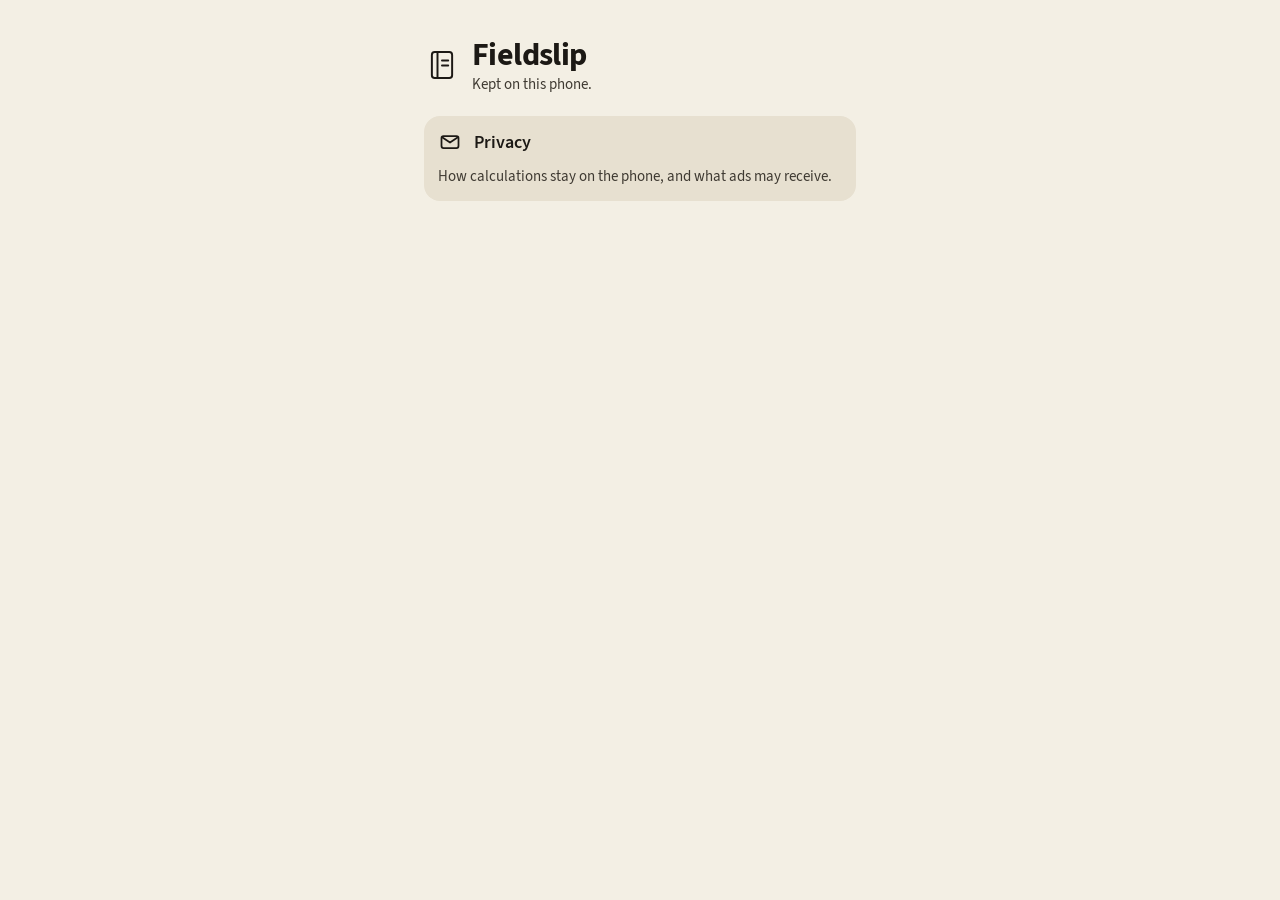
<file: index.html>
<!doctype html>
<html lang="en">
  <head>
    <meta charset="utf-8" />
    <meta name="viewport" content="width=device-width, initial-scale=1, viewport-fit=cover" />
    <meta name="theme-color" content="#F3EFE4" />
    <meta name="description" content="Fieldslip is a set of offline tools kept on your phone." />
    <title>Fieldslip</title>
    <link rel="icon" href="/favicon.png" />
    <link rel="stylesheet" href="/css/site.css" />
  </head>
  <body>
    <main class="column">
      <div class="lockup">
        <svg width="36" height="36" viewBox="0 0 32 32" aria-hidden="true">
          <rect x="7" y="4.5" width="18" height="23" rx="2.5" fill="none" stroke="#1C1915" stroke-width="1.75" />
          <line x1="12" y1="4.5" x2="12" y2="27.5" stroke="#1C1915" stroke-width="1.75" />
          <line x1="16" y1="12" x2="21.5" y2="12" stroke="#1C1915" stroke-width="1.75" stroke-linecap="round" />
          <line x1="16" y1="16.5" x2="21.5" y2="16.5" stroke="#1C1915" stroke-width="1.75" stroke-linecap="round" />
        </svg>
        <div>
          <h1 class="word">Fieldslip</h1>
          <p class="promise">Kept on this phone.</p>
        </div>
      </div>
      <a class="card" href="/privacy">
        <div class="card-head">
          <svg width="24" height="24" viewBox="0 0 24 24" aria-hidden="true">
            <rect x="3.5" y="6" width="17" height="12" rx="2" fill="none" stroke="#1C1915" stroke-width="1.75" stroke-linejoin="round" />
            <path d="M4.5 7.5 12 12.5l7.5-5" fill="none" stroke="#1C1915" stroke-width="1.75" stroke-linecap="round" stroke-linejoin="round" />
          </svg>
          <h2>Privacy</h2>
        </div>
        <p>How calculations stay on the phone, and what ads may receive.</p>
      </a>
    </main>
  </body>
</html>
</file>
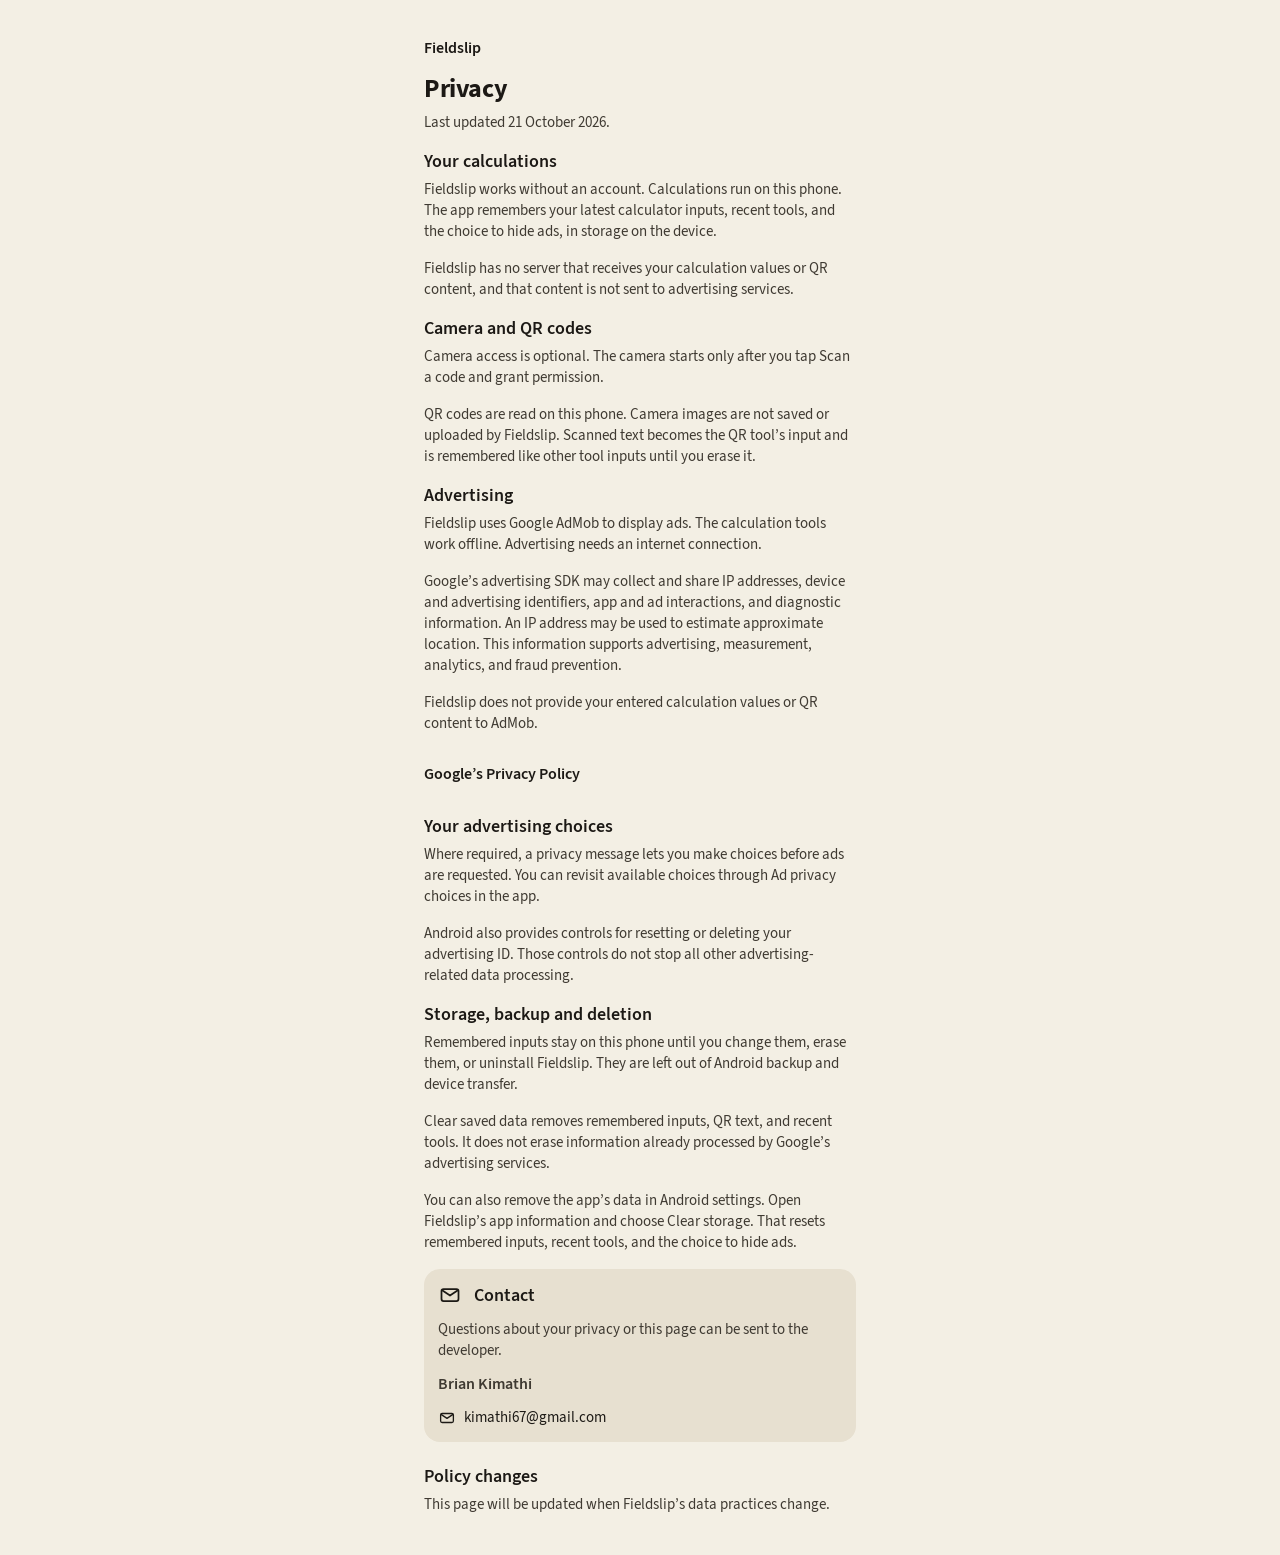
<file: privacy/index.html>
<!doctype html>
<html lang="en">
  <head>
    <meta charset="utf-8" />
    <meta name="viewport" content="width=device-width, initial-scale=1, viewport-fit=cover" />
    <meta name="theme-color" content="#F3EFE4" />
    <meta name="description" content="Privacy policy for Fieldslip. Contact kimathi67@gmail.com." />
    <title>Privacy — Fieldslip</title>
    <link rel="icon" href="/favicon.png" />
    <link rel="stylesheet" href="/css/site.css" />
  </head>
  <body>
    <main class="column">
      <a class="back" href="/">Fieldslip</a>
      <h1>Privacy</h1>
      <p class="date">Last updated 21 October 2026.</p>

      <section>
        <h2>Your calculations</h2>
        <p>
          Fieldslip works without an account. Calculations run on this phone. The app remembers your latest calculator
          inputs, recent tools, and the choice to hide ads, in storage on the device.
        </p>
        <p>
          Fieldslip has no server that receives your calculation values or QR content, and that content is not sent to
          advertising services.
        </p>
      </section>

      <section>
        <h2>Camera and QR codes</h2>
        <p>Camera access is optional. The camera starts only after you tap Scan a code and grant permission.</p>
        <p>
          QR codes are read on this phone. Camera images are not saved or uploaded by Fieldslip. Scanned text becomes
          the QR tool’s input and is remembered like other tool inputs until you erase it.
        </p>
      </section>

      <section>
        <h2>Advertising</h2>
        <p>
          Fieldslip uses Google AdMob to display ads. The calculation tools work offline. Advertising needs an internet
          connection.
        </p>
        <p>
          Google’s advertising SDK may collect and share IP addresses, device and advertising identifiers, app and ad
          interactions, and diagnostic information. An IP address may be used to estimate approximate location. This
          information supports advertising, measurement, analytics, and fraud prevention.
        </p>
        <p>Fieldslip does not provide your entered calculation values or QR content to AdMob.</p>
        <a class="text-link" href="https://policies.google.com/privacy">Google’s Privacy Policy</a>
      </section>

      <section>
        <h2>Your advertising choices</h2>
        <p>
          Where required, a privacy message lets you make choices before ads are requested. You can revisit available
          choices through Ad privacy choices in the app.
        </p>
        <p>
          Android also provides controls for resetting or deleting your advertising ID. Those controls do not stop all
          other advertising-related data processing.
        </p>
      </section>

      <section>
        <h2>Storage, backup and deletion</h2>
        <p>
          Remembered inputs stay on this phone until you change them, erase them, or uninstall Fieldslip. They are left
          out of Android backup and device transfer.
        </p>
        <p>
          Clear saved data removes remembered inputs, QR text, and recent tools. It does not erase information already
          processed by Google’s advertising services.
        </p>
        <p>
          You can also remove the app’s data in Android settings. Open Fieldslip’s app information and choose Clear
          storage. That resets remembered inputs, recent tools, and the choice to hide ads.
        </p>
      </section>

      <a class="card" href="mailto:kimathi67@gmail.com">
        <div class="card-head">
          <svg width="24" height="24" viewBox="0 0 24 24" aria-hidden="true">
            <rect x="3.5" y="6" width="17" height="12" rx="2" fill="none" stroke="#1C1915" stroke-width="1.75" stroke-linejoin="round" />
            <path d="M4.5 7.5 12 12.5l7.5-5" fill="none" stroke="#1C1915" stroke-width="1.75" stroke-linecap="round" stroke-linejoin="round" />
          </svg>
          <h2>Contact</h2>
        </div>
        <p class="card-body">Questions about your privacy or this page can be sent to the developer.</p>
        <p class="card-name">Brian Kimathi</p>
        <div class="card-row">
          <svg width="18" height="18" viewBox="0 0 24 24" aria-hidden="true">
            <rect x="3.5" y="6" width="17" height="12" rx="2" fill="none" stroke="#1C1915" stroke-width="1.75" stroke-linejoin="round" />
            <path d="M4.5 7.5 12 12.5l7.5-5" fill="none" stroke="#1C1915" stroke-width="1.75" stroke-linecap="round" stroke-linejoin="round" />
          </svg>
          <span>kimathi67@gmail.com</span>
        </div>
      </a>

      <section>
        <h2>Policy changes</h2>
        <p>This page will be updated when Fieldslip’s data practices change.</p>
      </section>
    </main>
  </body>
</html>
</file>
<file: css/site.css>
@font-face {
  font-family: "Source Sans 3";
  src: url("../fonts/SourceSans3-Regular.ttf") format("truetype");
  font-weight: 400;
  font-style: normal;
  font-display: swap;
}

@font-face {
  font-family: "Source Sans 3";
  src: url("../fonts/SourceSans3-Semibold.ttf") format("truetype");
  font-weight: 600;
  font-style: normal;
  font-display: swap;
}

@font-face {
  font-family: "Source Sans 3";
  src: url("../fonts/SourceSans3-Bold.ttf") format("truetype");
  font-weight: 700;
  font-style: normal;
  font-display: swap;
}

* {
  box-sizing: border-box;
}

html,
body {
  margin: 0;
  background: #f3efe4;
  color: #1c1915;
}

body {
  min-height: 100dvh;
  font-family: "Source Sans 3", sans-serif;
  font-weight: 400;
  font-size: 15px;
  line-height: 21px;
  caret-color: #1c1915;
}

::selection {
  background: #1c1915;
  color: #f3efe4;
}

.column {
  width: 100%;
  max-width: 480px;
  margin: 0 auto;
  padding: 24px;
}

.lockup {
  display: flex;
  align-items: center;
  gap: 12px;
  margin-top: 12px;
  margin-bottom: 22px;
  color: inherit;
  text-decoration: none;
}

.word {
  margin: 0;
  font-size: 32px;
  line-height: 36px;
  font-weight: 700;
  letter-spacing: -0.6px;
}

.promise {
  margin: 2px 0 0;
  color: #3f3a32;
  font-size: 15px;
  line-height: 20px;
  font-weight: 400;
}

.back {
  display: inline-flex;
  align-items: center;
  min-height: 48px;
  color: #1c1915;
  font-size: 16px;
  line-height: 22px;
  font-weight: 600;
  text-decoration: none;
}

h1 {
  margin: 0 0 8px;
  font-size: 26px;
  line-height: 32px;
  font-weight: 700;
  letter-spacing: -0.4px;
}

.date,
p {
  margin: 0 0 16px;
  color: #3f3a32;
}

h2 {
  margin: 0 0 6px;
  font-size: 18px;
  line-height: 24px;
  font-weight: 600;
}

a {
  color: #1c1915;
}

.text-link {
  display: inline-flex;
  align-items: center;
  min-height: 48px;
  margin-bottom: 16px;
  color: #1c1915;
  font-size: 16px;
  line-height: 22px;
  font-weight: 600;
  text-decoration: none;
}

.card {
  display: block;
  margin: 8px 0 22px;
  padding: 14px;
  border-radius: 16px;
  background: #e7e0d0;
  color: inherit;
  text-decoration: none;
}

.card-head {
  display: flex;
  align-items: center;
  gap: 12px;
}

.card h2,
.card-title {
  margin: 0;
  color: #1c1915;
  font-size: 18px;
  line-height: 24px;
  font-weight: 600;
}

.card p,
.card-body {
  margin: 12px 0 0;
  color: #3f3a32;
}

.card-name {
  margin: 12px 0 0;
  color: #1c1915;
  font-size: 16px;
  line-height: 22px;
  font-weight: 600;
}

.card-row {
  display: flex;
  align-items: center;
  gap: 8px;
  margin-top: 12px;
  color: #1c1915;
}

a:focus-visible {
  outline: 2px solid #1c1915;
  outline-offset: 3px;
}

@media (hover: hover) and (pointer: fine) {
  a:hover {
    opacity: 0.84;
  }
}
</file>
